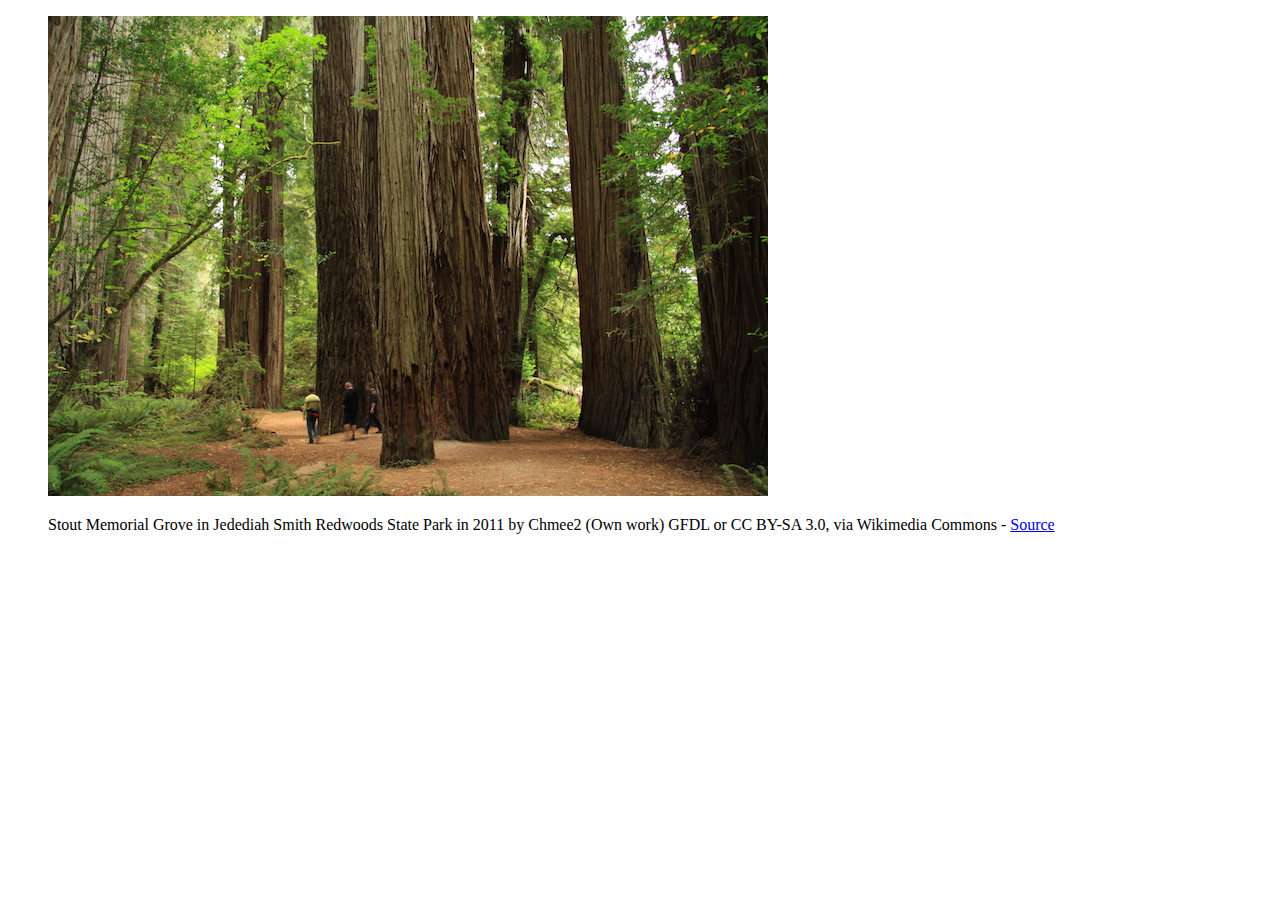
<file: the-p0-exercise/figures/index.html>
<!DOCTYPE html>
<html lang="zh">
<head>
  <meta charset="UTF-8">
  <title>Figures Quiz</title>
  <meta name="udacity-grader" content="http://udacity.github.io/fend-zh/fend-refresh/lesson2/problem-set/figures/tests-zh.json">
</head>
<body>
  <figure>
    <img src="redwoods_state_park.jpg" alt="Stout Memorial Grove in Jedediah Smith Redwoods State Park">

    <figcaption>
      <p>Stout Memorial Grove in Jedediah Smith Redwoods State Park in 2011 by Chmee2 (Own work) GFDL or CC BY-SA 3.0, via Wikimedia Commons - <a href="https://commons.wikimedia.org/wiki/File%3AStout_Memorial_Grove_in_Jedediah_Smith_Redwoods_State_Park_in_2011_(22).JPG">Source</a>
      </p>
    </figcaption>
  </figure>
</body>
</html>
</file>
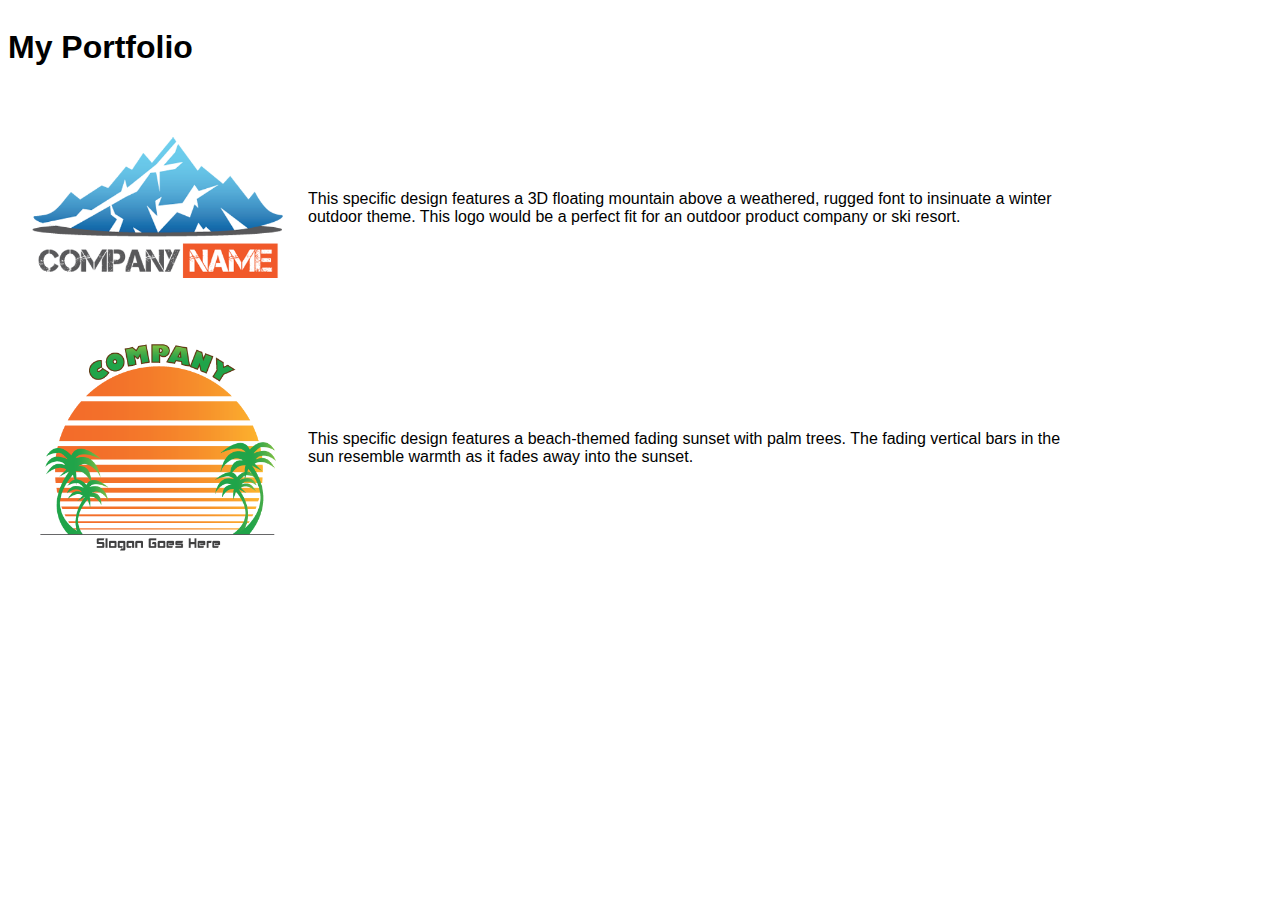
<file: the-p1-exercise/link-to-a-stylesheet/index.html>
<!DOCTYPE html>
<html>
<head>
	<title>链接到样式表测验</title>
	<meta name="udacity-grader" content="http://udacity.github.io/fend-zh/lessons/L3/problem-set/10-link-to-a-stylesheet/tests-zh.json">
	<link href="css/styles.css" rel="stylesheet">
</head>
<body>
	<div class="container">
		<div class="portfolio">
			<h1>My Portfolio</h1>
			<div class="item">
				<img src="img/out-cold.png" width="300">
				<span>This specific design features a 3D floating mountain above a weathered, rugged font to insinuate a winter outdoor theme. This logo would be a perfect fit for an outdoor product company or ski resort.</span>
			</div>
			<div class="item">
				<img src="img/retro-beach.png" width="300">
				<span>This specific design features a beach-themed fading sunset with palm trees. The fading vertical bars in the sun resemble warmth as it fades away into the sunset.</span>
			</div>
		</div>
	</div>
</body>
</html>
</file>
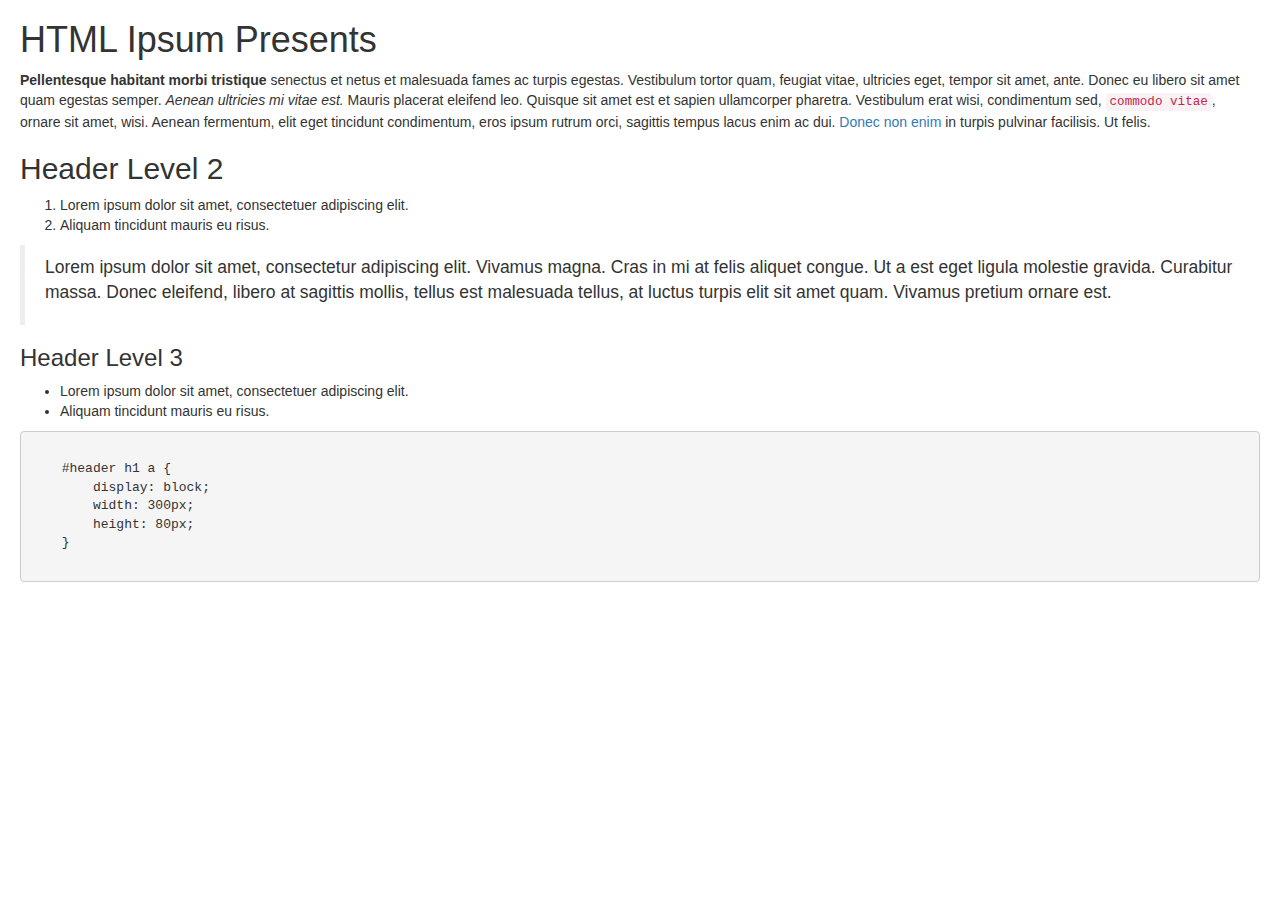
<file: the-p1-exercise/practice-keyboard-shortcuts/index.html>
<!DOCTYPE html>
<html lang="en">
<head>
    <meta charset="UTF-8">
    <title>Keyboard Shortcuts - Practice</title>
    <link rel="stylesheet" href="css/main.css" media="screen">
    <style>
        body {
            padding: 0 20px 0 20px;
        }
    </style>
</head>
<body>
    <h1>HTML Ipsum Presents</h1>
           
    <p><strong>Pellentesque habitant morbi tristique</strong> senectus et netus et malesuada fames ac turpis egestas. Vestibulum tortor quam, feugiat vitae, ultricies eget, tempor sit amet, ante. Donec eu libero sit amet quam egestas semper. <em>Aenean ultricies mi vitae est.</em> Mauris placerat eleifend leo. Quisque sit amet est et sapien ullamcorper pharetra. Vestibulum erat wisi, condimentum sed, <code>commodo vitae</code>, ornare sit amet, wisi. Aenean fermentum, elit eget tincidunt condimentum, eros ipsum rutrum orci, sagittis tempus lacus enim ac dui. <a href="#">Donec non enim</a> in turpis pulvinar facilisis. Ut felis.</p>

    <h2>Header Level 2</h2>
               
    <ol>
       <li>Lorem ipsum dolor sit amet, consectetuer adipiscing elit.</li>
       <li>Aliquam tincidunt mauris eu risus.</li>
    </ol>

    <blockquote><p>Lorem ipsum dolor sit amet, consectetur adipiscing elit. Vivamus magna. Cras in mi at felis aliquet congue. Ut a est eget ligula molestie gravida. Curabitur massa. Donec eleifend, libero at sagittis mollis, tellus est malesuada tellus, at luctus turpis elit sit amet quam. Vivamus pretium ornare est.</p></blockquote>

    <h3>Header Level 3</h3>

    <ul>
       <li>Lorem ipsum dolor sit amet, consectetuer adipiscing elit.</li>
       <li>Aliquam tincidunt mauris eu risus.</li>
    </ul>

    <pre><code>
    #header h1 a { 
        display: block; 
        width: 300px; 
        height: 80px; 
    }
    </code></pre>
</body>
</html>
</file>
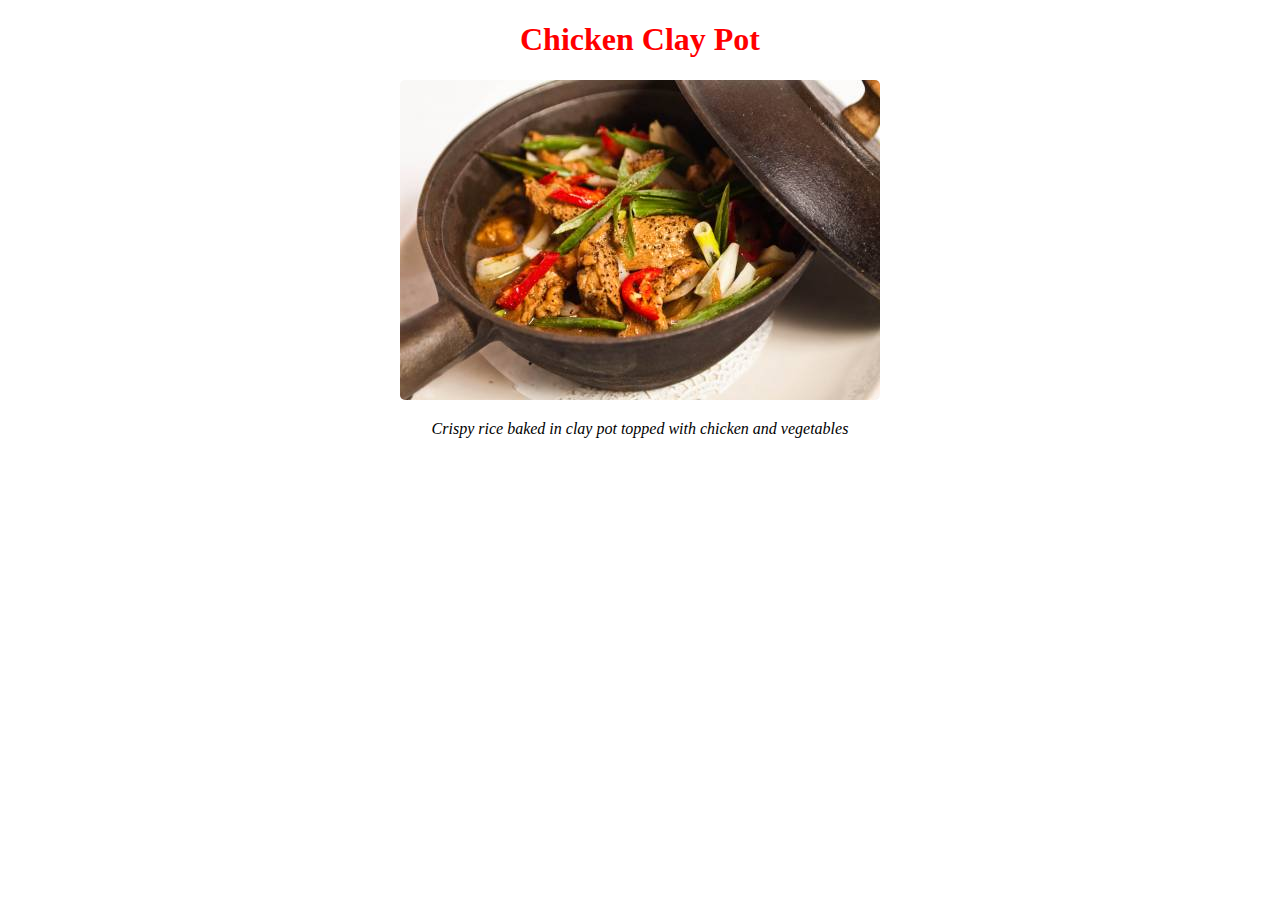
<file: the-p1-exercise/writing-selectors-zh/index.html>
<!DOCTYPE html>
<html>
<head>
	<meta charset="utf-8">
	<title>编写选择器测验</title>
	<meta name="udacity-grader" content="http://udacity.github.io/fend-zh/lessons/L3/problem-set/05-writing-selectors/tests-zh.json">
	<style>
		#menu {
			text-align: center;
		}
		.item {
			color: red;
		}
		.picture {
			border-radius: 5px;
		}
		.description {
			font-style: italic;
		}
	</style>
</head>
<body>
	<div id="menu">
		<h1 class="item">Chicken Clay Pot</h1>
		<img src="img/clay-pot.jpg" alt="clay pot" class="picture">
		<p class="description">Crispy rice baked in clay pot topped with chicken and vegetables</p>
	</div>
</body>
</html>
</file>
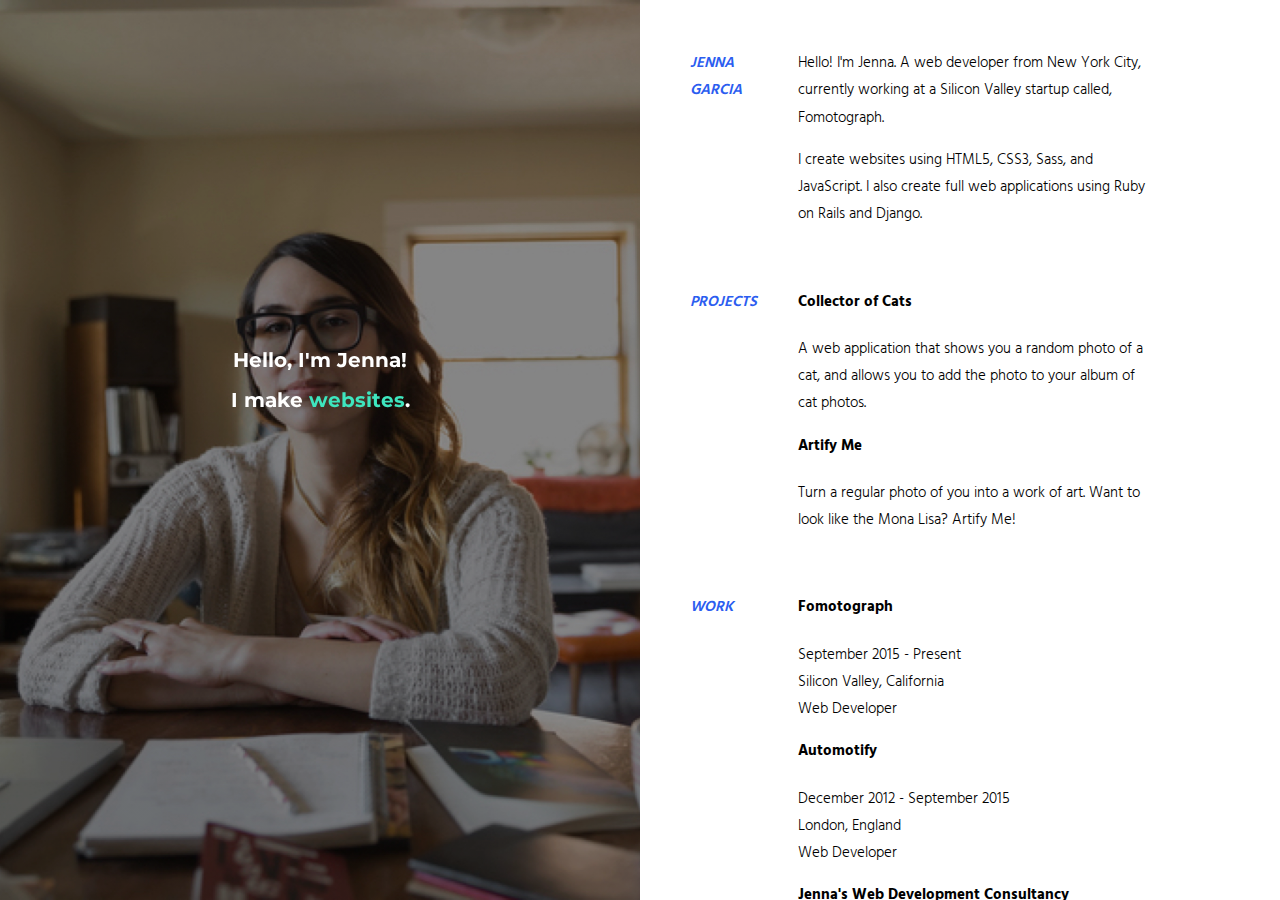
<file: the-p3-exercise/practice-1/index.html>
<!DOCTYPE html>
<html lang="en">
<head>
  <meta charset="utf-8">
  <meta http-equiv="X-UA-Compatible" content="ie=edge">
  <title>The Mobile Experience</title>
  <link href="https://fonts.googleapis.com/css?family=Montserrat:500,700|Hind:400,600,300" rel="stylesheet" type="text/css">
  <link rel="stylesheet" href="css/normalize.css">
  <link rel="stylesheet" href="css/styles.css">
  <meta name="viewport" content="width=device-width, initial-scale=1.0, maximum-scale=1.0, user-scalable=no">
  <!-- current design is from http://rafaelderolez.be/, would need to be replaced if lab approved -->
</head>
<body>
  <div class="container">
    <section class="picture">
      <div class="intro">
        <h1>Hello, I'm Jenna!</h1>
        <h1>I make <em>websites</em>.</h1>
      </div>
      <div class="background">
      </div>
    </section>
    <section class="resume">
      <section class="part">
        <div class="sidebar">
          <span class="tag">Jenna Garcia</span>
        </div>
        <div class="main">
          <p>
            Hello! I'm  Jenna. A web developer from New York City, currently working at a Silicon Valley startup called, Fomotograph.
          </p>
          <p>
            I create websites using HTML5, CSS3, Sass, and JavaScript. I also create full web applications using Ruby on Rails and Django.
          </p>
        </div>
      </section>
      <section class="part">
        <div class="sidebar">
          <span class="tag">Projects</span>
        </div>
        <div class="main">
          <h4>Collector of Cats</h4>
          <p>
            A web application that shows you a random photo of a cat, and allows you to add the photo to your album of cat photos.
          </p>
          <h4>Artify Me</h4>
          <p>
            Turn a regular photo of you into a work of art. Want to look like the Mona Lisa? Artify Me!
          </p>
        </div>
      </section>
      <section class="part">
        <div class="sidebar">
          <span class="tag">Work</span>
        </div>
        <div class="main">
          <div>
            <h4>Fomotograph</h4>
            <div class="date-range">September 2015 - Present</div>
            <p>Silicon Valley, California<br />
            Web Developer</p>
          </div>
          <div>
            <h4>Automotify</h4>
            <div class="date-range">December 2012 - September 2015</div>
            <p>London, England<br />
            Web Developer</p>
          </div>
          <div>
            <h4>Jenna's Web Development Consultancy</h4>
            <div class="date-range">August 2011 - December 2012</div>
            <p>New York, New York<br />
            Web Developer</p>
          </div>
        </div>
      </section>
    </section>
  </div>
</body>
</html>
</file>
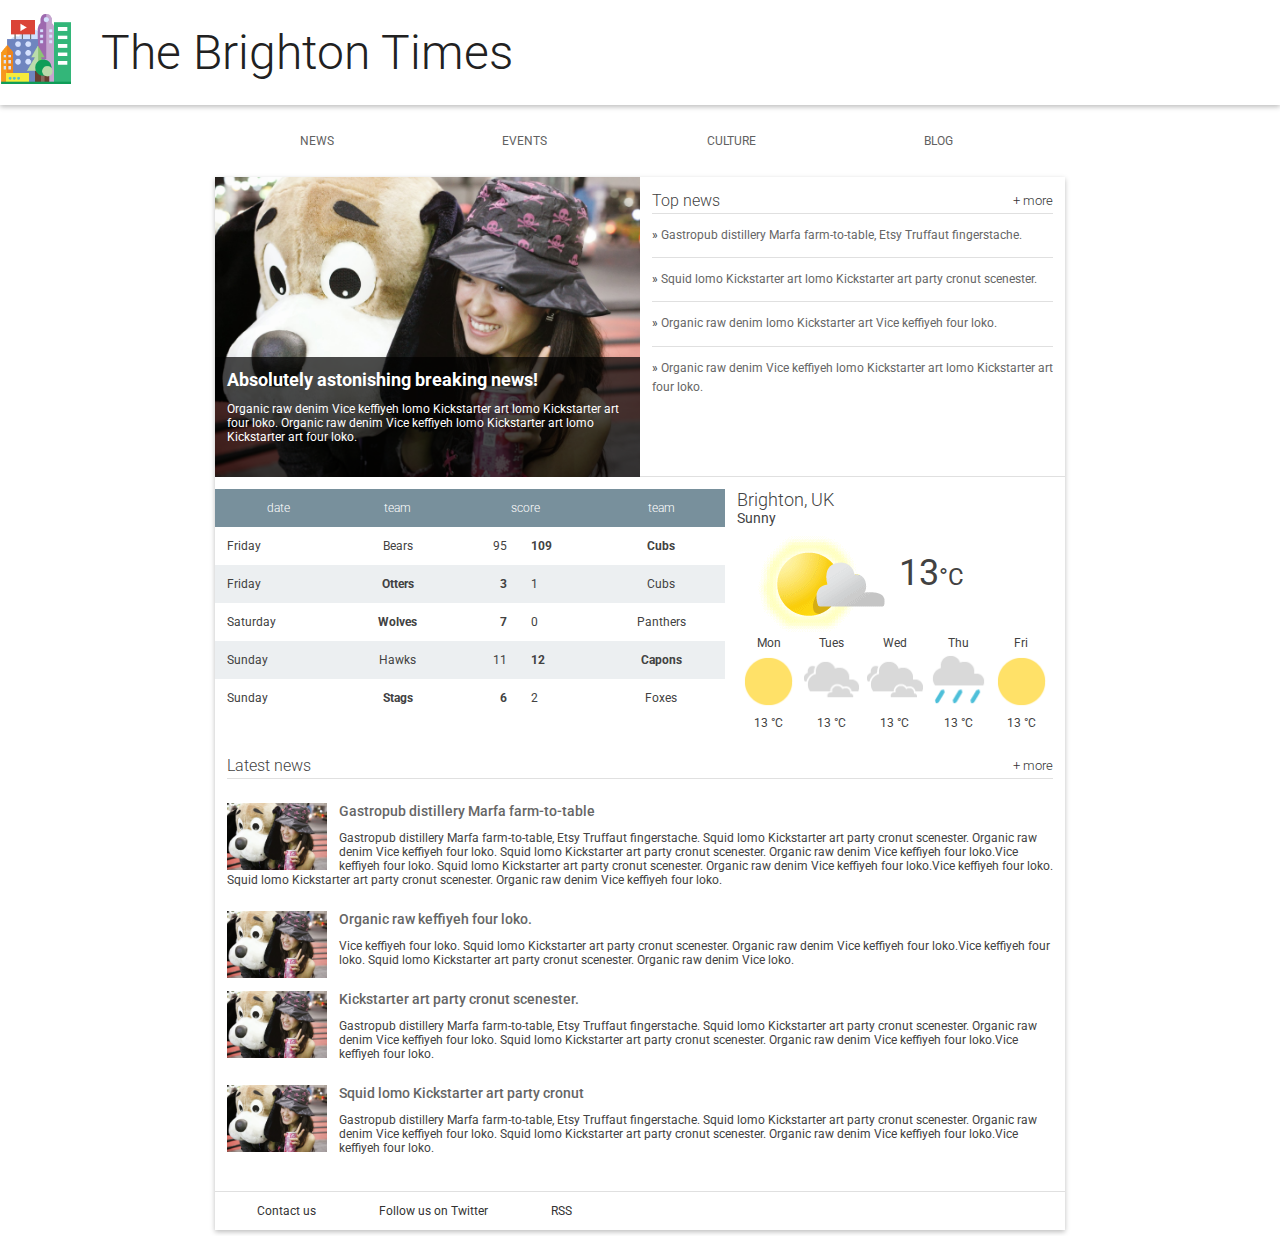
<file: the-p3-exercise/project-1/index.html>
<!doctype html>
<html lang="en">
  <head>
    <meta charset="utf-8">
    <meta name="viewport" content="width=device-width, initial-scale=1.0">
    <meta http-equiv="X-UA-Compatible" content="IE=edge">
    <title>Brighton Times</title>
    <link rel="stylesheet" href="https://fonts.googleapis.com/css?family=Roboto:300,400,500">
    <link rel="stylesheet" href="main.css">
    <link rel="stylesheet" href="responsive.css">
  </head>
  <body>

    <header class="header">
      <div class="header__inner">
        <img class="header__logo" src="images/city.png" alt="iconic view of a cityscape">
        <h1 class="header__title">
          The Brighton Times
        </h1>
      </div>
    </header>

    <nav id="drawer" class="nav">
      <ul class="nav__list">
        <li class="nav__item"><a href="#">News</a></li>
        <li class="nav__item"><a href="#">Events</a></li>
        <li class="nav__item"><a href="#">Culture</a></li>
        <li class="nav__item"><a href="#">Blog</a></li>
      </ul>
    </nav>

    <main>
      <section class="content">
        <section class="hero">
          <article class="description">
            <h2>Absolutely astonishing breaking news!</h2>
            <p>Organic raw denim Vice keffiyeh lomo Kickstarter art lomo Kickstarter art four loko. Organic raw denim Vice keffiyeh lomo Kickstarter art lomo Kickstarter art four loko.</p>
          </article>
        </section>

        <section class="news top-news">
          <h2 class="news__title">Top news <a href="#" class="news__more">+ more</a></h2>
          <ul>
            <li class="top-news__item">
              <a href="#">Gastropub distillery Marfa farm-to-table, Etsy Truffaut fingerstache.</a>
            </li>
            <li class="top-news__item">
              <a href="#">Squid lomo Kickstarter art lomo Kickstarter art party cronut scenester.</a>
            </li>
            <li class="top-news__item">
              <a href="#">Organic raw denim lomo Kickstarter art Vice keffiyeh four loko.</a>
            </li>
            <li class="top-news__item">
              <a href="#">Organic raw denim Vice keffiyeh lomo Kickstarter art lomo Kickstarter art four loko.</a>
            </li>
          </ul>
        </section>

        <section class="scores">
          <table class="scores__table">
            <thead>
              <tr>
                <th>date</th>
                <th>team</th>
                <th colspan="2">score</th>
                <th>team</th>
              </tr>
            </thead>
            <tbody>
              <tr>
                <td>Friday</td>
                <td>Bears</td>
                <td>95</td>
                <td class="winner">109</td>
                <td class="winner">Cubs</td>
              </tr>
              <tr>
                <td>Friday</td>
                <td class="winner">Otters</td>
                <td class="winner">3</td>
                <td>1</td>
                <td>Cubs</td>
              </tr>
              <tr>
                <td>Saturday</td>
                <td class="winner">Wolves</td>
                <td class="winner">7</td>
                <td>0</td>
                <td>Panthers</td>
              </tr>
              <tr>
                <td>Sunday</td>
                <td>Hawks</td>
                <td>11</td>
                <td class="winner">12</td>
                <td class="winner">Capons</td>
              </tr>
              <tr>
                <td>Sunday</td>
                <td class="winner">Stags</td>
                <td class="winner">6</td>
                <td>2</td>
                <td>Foxes</td>
              </tr>
              
            </tbody>
          </table>
        </section>

        <section class="weather">
          <span class="weather__location">Brighton, UK</span>
          <span class="weather__desc">Sunny</span>
          <span class="weather__today">
          <img class="weather__today__image" src="images/weather.png" alt="icon of a partially sunny day"><span class="weather__today__temp">13</span><span class="weather__today__deg">&deg;C</span>
          </span>
          <ul class="weather__next">
            <li class="weather__next__item">
              <span>Mon</span>
              <img class="weather__next__image" src="images/sunny.png" alt="icon of a sunny day">
              <span>13 &deg;C</span>
            </li><li class="weather__next__item">
              <span>Tues</span>
              <img class="weather__next__image" src="images/cloudy.png" alt="icon of a cloudy day">
              <span>13 &deg;C</span>
            </li><li class="weather__next__item">
              <span>Wed</span>
              <img class="weather__next__image" src="images/cloudy.png" alt="icon of a cloudy day">
              <span>13 &deg;C</span>
            </li><li class="weather__next__item">
              <span>Thu</span>
              <img class="weather__next__image" src="images/rain.png" alt="icon of a rainy day">
              <span>13 &deg;C</span>
            </li><li class="weather__next__item">
              <span>Fri</span>
              <img class="weather__next__image" src="images/sunny.png" alt="icon of a sunny day">
              <span>13 &deg;C</span>
            </li>
          </ul>
        </section>

        <section class="news recent-news">
          <h2 class="news__title">Latest news <a href="#" class="news__more">+ more</a></h2>
          <ul>
            <li class="snippet">
              <img class="snippet__thumbnail" src="images/dog.jpg" alt="picture of a girl with a large, stuffed dog toy">
              <h3 class="snippet__title"><a href="#">Gastropub distillery Marfa farm-to-table</a></h3>
              <p>Gastropub distillery Marfa farm-to-table, Etsy Truffaut fingerstache.
              Squid lomo Kickstarter art party cronut scenester. Organic raw denim Vice keffiyeh four loko. Squid lomo Kickstarter art party cronut scenester. Organic raw denim Vice keffiyeh four loko.Vice keffiyeh four loko. Squid lomo Kickstarter art party cronut scenester. Organic raw denim Vice keffiyeh four loko.Vice keffiyeh four loko. Squid lomo Kickstarter art party cronut scenester. Organic raw denim Vice keffiyeh four loko.
              </p>
            </li>
            <li class="snippet">
              <img class="snippet__thumbnail" src="images/dog.jpg" alt="picture of a girl with a large, stuffed dog toy">
              <h3 class="snippet__title"><a href="#">Organic raw keffiyeh four loko.</a></h3>
              <p>Vice keffiyeh four loko. Squid lomo Kickstarter art party cronut scenester. Organic raw denim Vice keffiyeh four loko.Vice keffiyeh four loko. Squid lomo Kickstarter art party cronut scenester. Organic raw denim Vice loko.
              </p>
            </li>
            <li class="snippet">
              <img class="snippet__thumbnail" src="images/dog.jpg" alt="picture of a girl with a large, stuffed dog toy">
              <h3 class="snippet__title"><a href="#">Kickstarter art party cronut scenester.</a></h3>
              <p>Gastropub distillery Marfa farm-to-table, Etsy Truffaut fingerstache.
              Squid lomo Kickstarter art party cronut scenester. Organic raw denim Vice keffiyeh four loko. Squid lomo Kickstarter art party cronut scenester. Organic raw denim Vice keffiyeh four loko.Vice keffiyeh four loko.
              </p>
            </li>
            <li class="snippet">
              <img class="snippet__thumbnail" src="images/dog.jpg" alt="picture of a girl with a large, stuffed dog toy">
              <h3 class="snippet__title"><a href="#">Squid lomo Kickstarter art party cronut </a></h3>
              <p>Gastropub distillery Marfa farm-to-table, Etsy Truffaut fingerstache.
              Squid lomo Kickstarter art party cronut scenester. Organic raw denim Vice keffiyeh four loko. Squid lomo Kickstarter art party cronut scenester. Organic raw denim Vice keffiyeh four loko.Vice keffiyeh four loko.
              </p>
            </li>
          </ul>
        </section>
      </section>
      <footer>
        <ul>
          <li><a href="#">Contact us</a></li>
          <li><a href="#">Follow us on Twitter</a></li>
          <li><a href="#">RSS</a></li>
        </ul>
      </footer>
    </main>
  </body>
</html>
</file>
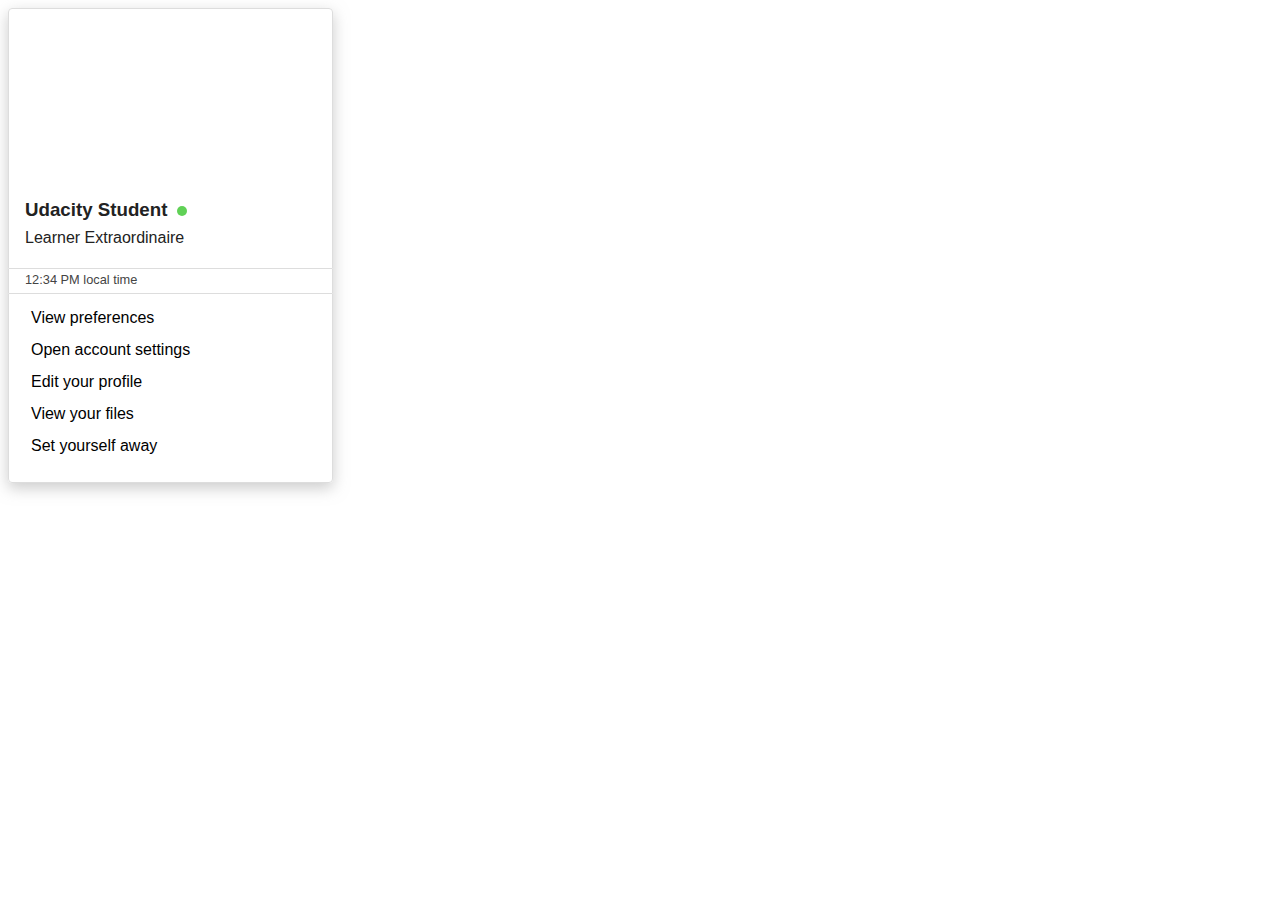
<file: the-p1-exercise/slacker-card.html>
<!DOCTYPE html>
<!-- saved from url=(0081)https://udacity.github.io/fend-zh/lessons/L3/problem-set/07-slack-card/index.html -->
<html lang="zh">
<head>
  <meta charset="UTF-8">
  
  <title>Slacker Card</title>
  <style>
    * {
      box-sizing: border-box;
    }
    body {
      font-family: 'Open Sans', sans-serif;
      color: #222;
    }
    .card {
      height: 475px;
      width: 325px;
      box-shadow: 0px 5px 15px 0px rgba(153,153,153,0.5);
      border-radius: 4px;
    }
    .top {
      height: 55%;
      border-radius: 4px 4px 0px 0px;
      border: 1px solid #ddd;
      padding: 0px 16px;
    }
    .name {
      padding-top: calc(475px * 0.40);
      margin: 0px;
    }
    .status {
      display: inline-block;
      width: 10px;
      height: 10px;
      margin-left: 4px;
      border-radius: 5px;
      background-color: #60D156;
    }
    .title {
      margin-top: 8px;
    }
    .middle {
      height: 5%;
      border-left: 1px solid #ddd;
      border-right: 1px solid #ddd;
      padding: 0px 16px;
    }
    .time {
      color: #444;
      font-size: 0.8em;
      padding-top: 0.2em;
    }
    /*TODO*/
    .bottom {
      background-image: url();
      height: 40%;
      border-radius: 0px 0px 4px 4px;
      border: 1px solid #ddd;
      padding: 8px 16px;
    }
    .profile-action {
      font-family: 'Open Sans', sans-serif;
      border-radius: 4px;
      cursor: pointer;
      display: block;
      width: 100%;
      height: 32px;
      font-size: 1em;
      text-align: left;
      border: 0px;
      background-color: white;
    }
    .profile-action:hover {
      background-color: #00A5D2;
      color: white;
    }
  </style>
<link rel="import" href="chrome-extension://melpgahbngpgnbhhccnopmlmpbmdaeoi/app/templates/feedback.html" id="udacity-test-widget"><script id="ud-grader-options">UdacityFEGradingEngine.turnOn();</script></head>
<body>
  <section>
    <div class="card">
      <div class="top">
        <h3 class="name">Udacity Student <span class="status"></span></h3>
        <p class="title">Learner Extraordinaire</p>
      </div>
      <div class="middle">
        <div class="time">12:34 PM local time</div>
      </div>
      <div class="bottom">
        <button class="profile-action">View preferences</button>
        <button class="profile-action">Open account settings</button>
        <button class="profile-action">Edit your profile</button>
        <button class="profile-action">View your files</button>
        <button class="profile-action">Set yourself away</button>
      </div>
    </div>
  </section>
</body>
</html>
</file>
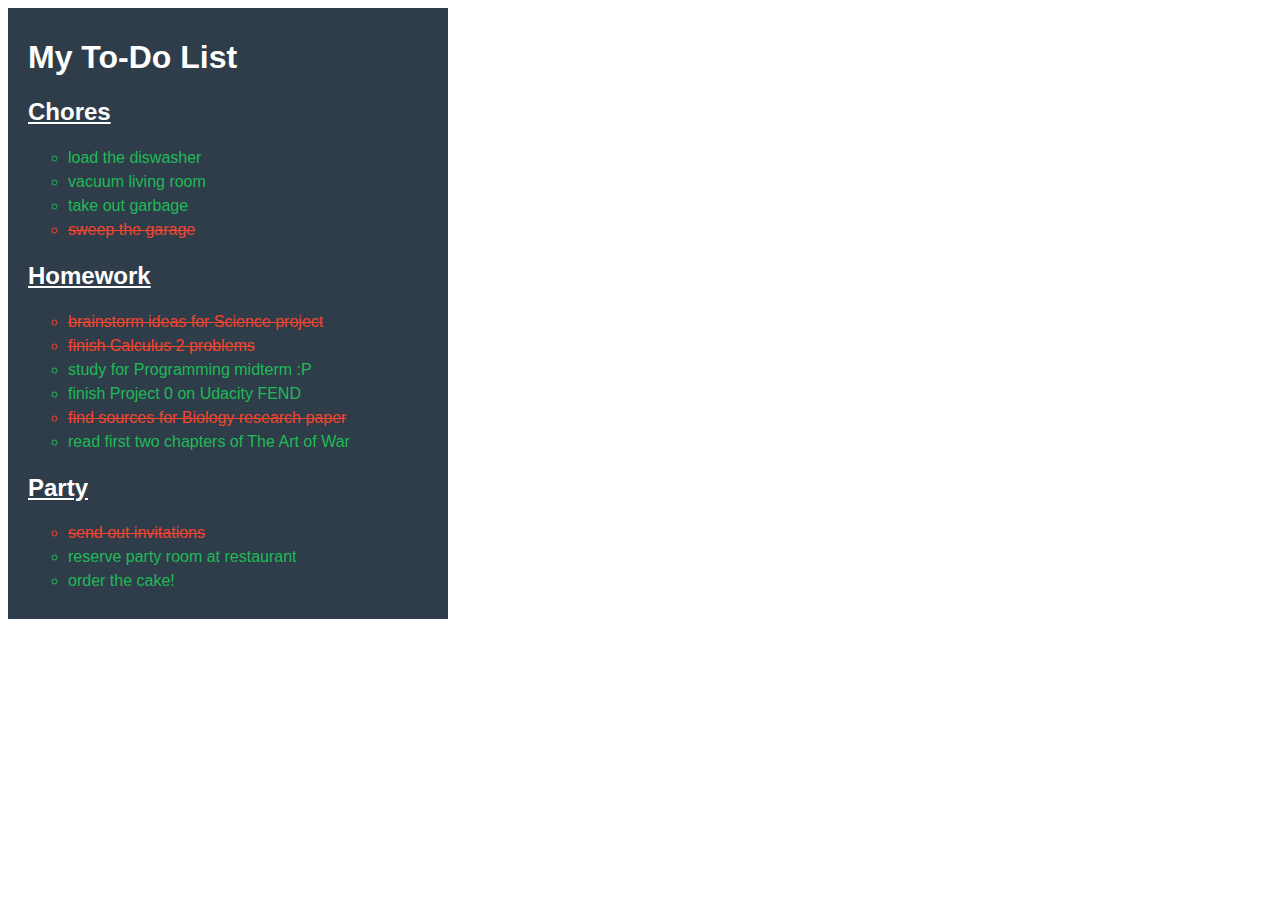
<file: the-p1-exercise/todo-list.html>
<!DOCTYPE html>

<!-- Instructions: Using the provided HTML and CSS, add the correct attributes to the HTML to replicate the same webpage pictured below. -->

<html>
<head>
    <meta charset="utf-8">
    <title>Using Attributes Quiz</title>
    <style>
        body {
            font-family: Arial; 
        }
        #to-do-list {
            width: 400px;
            background: #2e3d49;
            padding: 10px 20px;
        }
        .title {
            color: #fff;
        }
        .underline {
            text-decoration: underline;
        } 
        .list {
            list-style-type: circle;
            text-align: left;
            font-size: 16px;
            color: #1fba58;
            line-height: 24px;
        }
        .finished {
            color: #f4442f;
            text-decoration: line-through;
        }
    </style>
</head>
<body>
    <div id="to-do-list">
        <h1 class="title">My To-Do List</h1>
        <h2 class="underline title">Chores</h2>
        <ul class="list">
            <li>load the diswasher</li>
            <li>vacuum living room</li>
            <li>take out garbage</li>
            <li class="finished">sweep the garage</li>
        </ul>
        <h2 class="underline title">Homework</h2>
        <ul class="list">
            <li class="finished">brainstorm ideas for Science project</li>
            <li class="finished">finish Calculus 2 problems</li>
            <li>study for Programming midterm :P</li>
            <li>finish Project 0 on Udacity FEND</li>
            <li class="finished">find sources for Biology research paper</li>
            <li>read first two chapters of The Art of War</li>
        </ul>
        <h2 class="underline title">Party</h2>
        <ul class="list">
            <li class="finished">send out invitations</li>
            <li>reserve party room at restaurant</li>
            <li>order the cake!</li>
        </ul>
    </div>
</body>
</html>
</file>
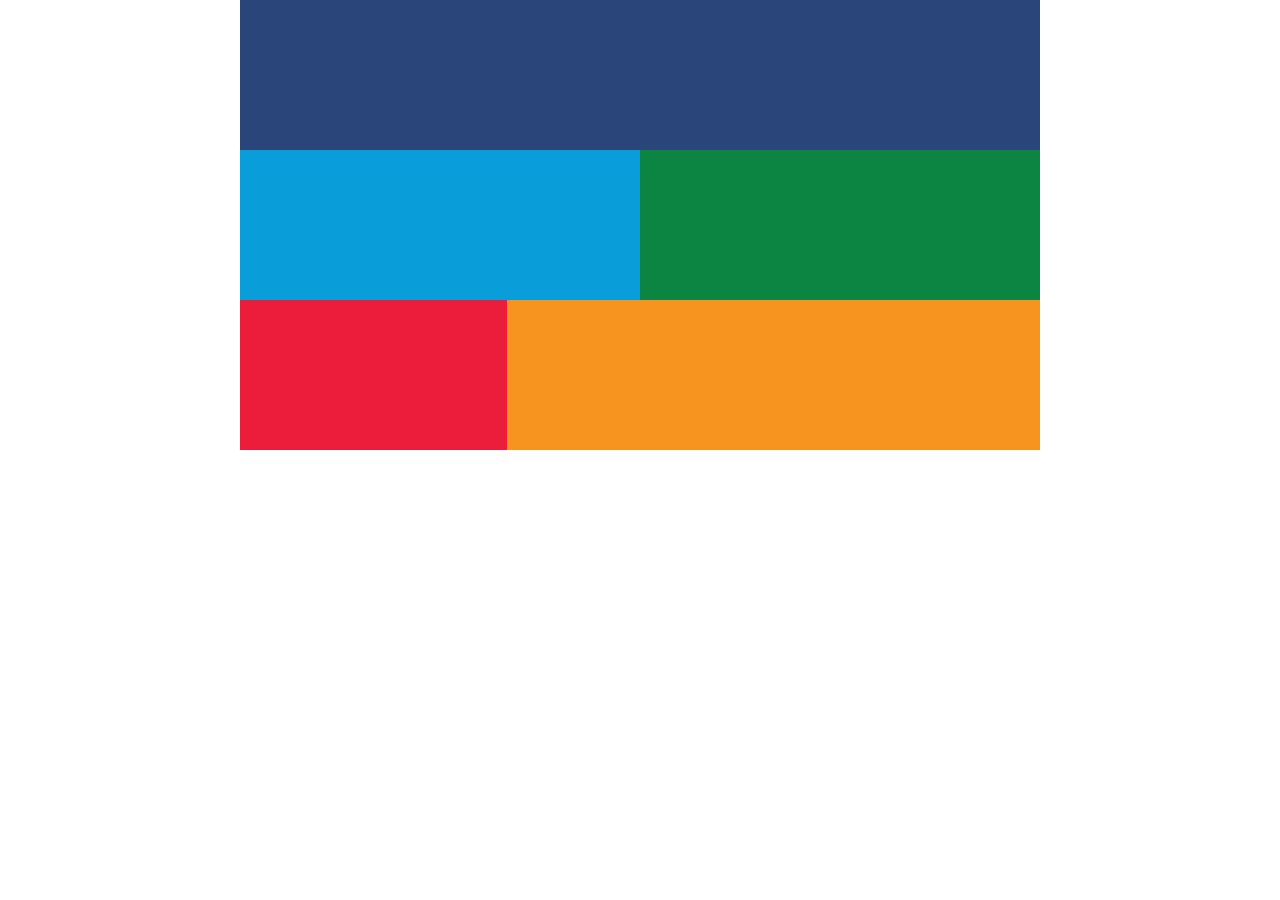
<file: the-p3-exercise/pattern-mostly-fluid-quiz-blankcss.html>
<!DOCTYPE html>
<html lang="en">
  <head>
    <title>Mostly Fluid - Quiz</title>
    <meta charset="utf-8">
    <meta name="viewport" content="width=device-width, initial-scale=1.0">
    <style type="text/css">
      /*
      These are the default styles. No need to change these.
      */
      @import url(https://fonts.googleapis.com/css?family=Roboto);
      html, body {
        margin: 0;
        padding: 0;
      }

      body {
        font-family: 'Roboto', sans-serif;
      }

      .title {
        font-size: 2.5em;
        text-align: center;
      }

      .box {
        min-height: 150px;
      }

      .dark_blue {
        background-color: #2a457a;
        color: #efefef;
      }

      .light_blue {
        background-color: #099dd9;
      }

      .green {
        background-color: #0c8542;
      }

      .lime {
        background-color: #b3d234;
      }

      .seafoam {
        background-color: #4dbea1;
      }

      .red {
        background-color: #ec1d3b;
      }

      .orange {
        background-color: #f79420;
      }
    </style>
    <style type="text/css">
      /*
      These are the responsive styles. Throw some breakpoints in here!
      */
      .container {
        display: flex;
        flex-wrap: wrap;
      }

      .box {
        width: 100%;
      }

      @media screen and (min-width: 450px) {
        .light_blue,
        .green {
          width: 50%;
        }
      }

      @media screen and (min-width: 550px) {
        .red {
          width: 33.33%;
        }
        .orange {
          width: 66.66%;
        }
      }

      @media screen and (min-width: 800px) {
        .container {
          width: 800px;
          margin : 0px auto;
        }
      }
    </style>
  </head>
  <body>
    <div class="container">
      <div class="box dark_blue"></div>
      <div class="box light_blue"></div>
      <div class="box green"></div>
      <div class="box red"></div>
      <div class="box orange"></div>
    </div>
  </body>
</html>
</file>
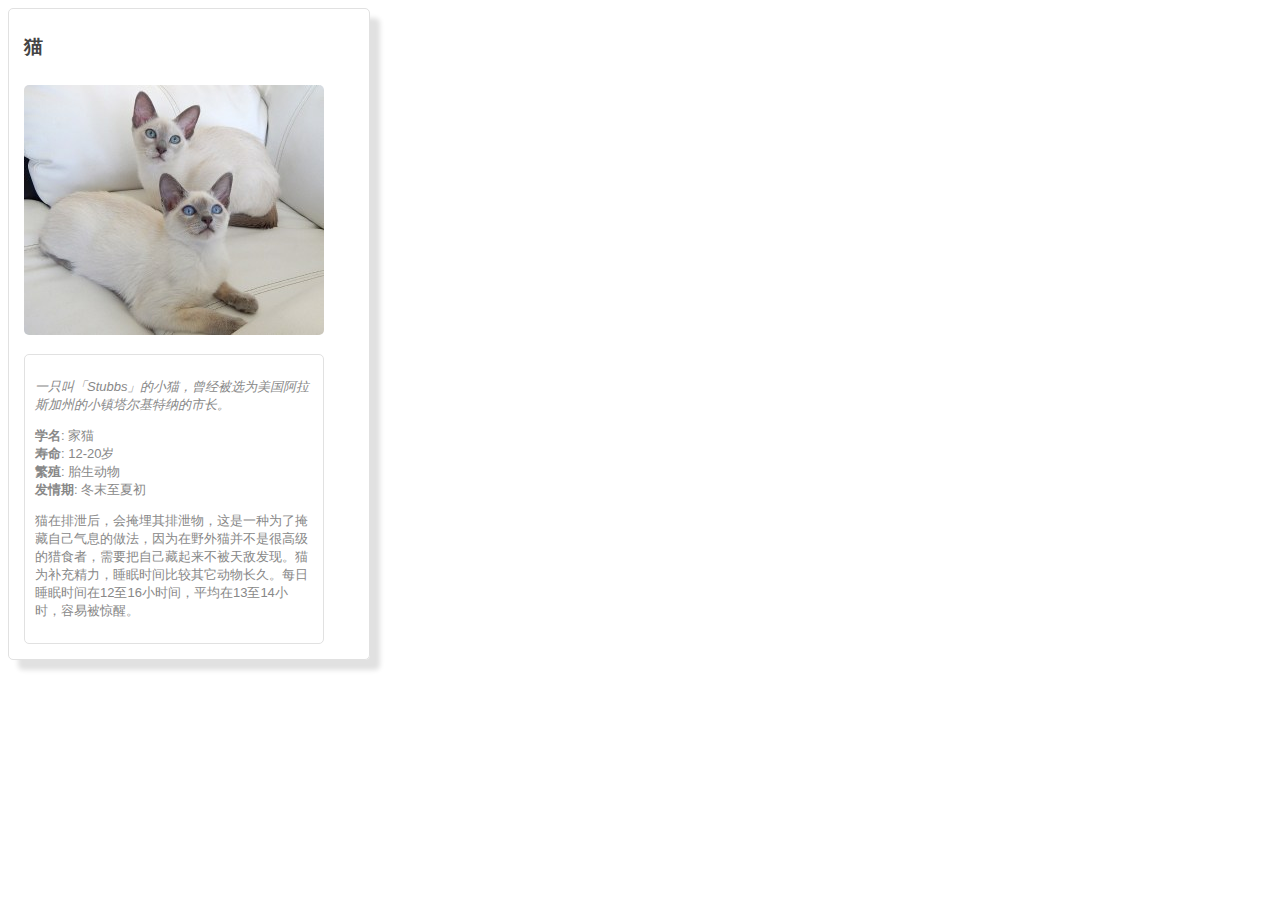
<file: p1/animal-trading-cards_zh/card.html>
<!DOCTYPE html>
<html>
<head>
  <meta charset="utf-8">
  <title>动物交换卡</title>
  <link href="styles.css" rel="stylesheet">
</head>
<body>  
  <div class="card">
    <h3>猫</h3>
    <img src="cat.jpg" alt="Cat">
    <div class="description">
      <p class="common-sense">一只叫「Stubbs」的小猫，曾经被选为美国阿拉斯加州的小镇塔尔基特纳的市长。</p>
      <ul class="list">
        <li><span>学名</span>: 家猫</li>
        <li><span>寿命</span>: 12-20岁</li>
        <li><span>繁殖</span>: 胎生动物</li>
        <li><span>发情期</span>: 冬末至夏初</li>
      </ul>
      <p>猫在排泄后，会掩埋其排泄物，这是一种为了掩藏自己气息的做法，因为在野外猫并不是很高级的猎食者，需要把自己藏起来不被天敌发现。猫为补充精力，睡眠时间比较其它动物长久。每日睡眠时间在12至16小时间，平均在13至14小时，容易被惊醒。</p>
    </div>
  </div>
</body>
</html>
</file>
<file: the-p1-exercise/link-to-a-stylesheet/css/styles.css>
body {
	font-family: 'Roboto', sans-serif;
}
.container {
	display: flex;
	flex-wrap: wrap;
}
.menu {
	width: 15%;
}
.portfolio {
	width: 85%;
}
.item {
	width: 100%;
	clear: both;
}
.item img {
	float: left
}
.item span {
	display: table-cell;
	vertical-align: middle;
	height: 240px;
}
</file>
<file: the-p1-exercise/practice-keyboard-shortcuts/css/main.css>
html {
  font-family: sans-serif;
  -ms-text-size-adjust: 100%;
  -webkit-text-size-adjust: 100%;
}
body {
  margin: 0;
}
a {
  background-color: transparent;
}
b,
strong {
  font-weight: bold;
}
dfn {
  font-style: italic;
}
h1 {
  font-size: 2em;
  margin: 0.67em 0;
}
mark {
  background: #ff0;
  color: #000;
}
small {
  font-size: 80%;
}
sub,
sup {
  font-size: 75%;
  line-height: 0;
  position: relative;
  vertical-align: baseline;
}
sup {
  top: -0.5em;
}
sub {
  bottom: -0.25em;
}
img {
  border: 0;
}
figure {
  margin: 1em 40px;
}
hr {
  -webkit-box-sizing: content-box;
     -moz-box-sizing: content-box;
          box-sizing: content-box;
  height: 0;
}
pre {
  overflow: auto;
}
code,
kbd,
pre,
samp {
  font-family: monospace, monospace;
  font-size: 1em;
}
fieldset {
  border: 1px solid #c0c0c0;
  margin: 0 2px;
  padding: 0.35em 0.625em 0.75em;
}
legend {
  border: 0;
  padding: 0;
}
textarea {
  overflow: auto;
}
optgroup {
  font-weight: bold;
}
table {
  border-collapse: collapse;
  border-spacing: 0;
}
td,
th {
  padding: 0;
}
* {
  -webkit-box-sizing: border-box;
  -moz-box-sizing: border-box;
  box-sizing: border-box;
}
html {
  font-size: 10px;
  -webkit-tap-highlight-color: rgba(0, 0, 0, 0);
}
body {
  font-family: "Helvetica Neue", Helvetica, Arial, sans-serif;
  font-size: 14px;
  line-height: 1.42857143;
  color: #333333;
  background-color: #ffffff;
}
input,
button,
select,
textarea {
  font-family: inherit;
  font-size: inherit;
  line-height: inherit;
}
a {
  color: #337ab7;
  text-decoration: none;
}
figure {
  margin: 0;
}
img {
  vertical-align: middle;
}
hr {
  margin-top: 20px;
  margin-bottom: 20px;
  border: 0;
  border-top: 1px solid #eeeeee;
}
h1,
h2,
h3,
h4,
h5,
h6 {
  font-family: inherit;
  font-weight: 500;
  line-height: 1.1;
  color: inherit;
}
h1,
h2,
h3 {
  margin-top: 20px;
  margin-bottom: 10px;
}
h4,
h5,
h6 {
  margin-top: 10px;
  margin-bottom: 10px;
}
h1 {
  font-size: 36px;
}
h2 {
  font-size: 30px;
}
h3 {
  font-size: 24px;
}
h4 {
  font-size: 18px;
}
h5 {
  font-size: 14px;
}
h6 {
  font-size: 12px;
}
p {
  margin: 0 0 10px;
}
ul,
ol {
  margin-top: 0;
  margin-bottom: 10px;
}
ul ul,
ol ul,
ul ol,
ol ol {
  margin-bottom: 0;
}
blockquote {
  padding: 10px 20px;
  margin: 0 0 20px;
  font-size: 17.5px;
  border-left: 5px solid #eeeeee;
}
address {
  margin-bottom: 20px;
  font-style: normal;
  line-height: 1.42857143;
}
code,
kbd,
pre,
samp {
  font-family: Menlo, Monaco, Consolas, "Courier New", monospace;
}
code {
  padding: 2px 4px;
  font-size: 90%;
  color: #c7254e;
  background-color: #f9f2f4;
  border-radius: 4px;
}
kbd {
  padding: 2px 4px;
  font-size: 90%;
  color: #ffffff;
  background-color: #333333;
  border-radius: 3px;
  -webkit-box-shadow: inset 0 -1px 0 rgba(0, 0, 0, 0.25);
          box-shadow: inset 0 -1px 0 rgba(0, 0, 0, 0.25);
}
kbd kbd {
  padding: 0;
  font-size: 100%;
  font-weight: bold;
  -webkit-box-shadow: none;
          box-shadow: none;
}
pre {
  display: block;
  padding: 9.5px;
  margin: 0 0 10px;
  font-size: 13px;
  line-height: 1.42857143;
  word-break: break-all;
  word-wrap: break-word;
  color: #333333;
  background-color: #f5f5f5;
  border: 1px solid #cccccc;
  border-radius: 4px;
}
pre code {
  padding: 0;
  font-size: inherit;
  color: inherit;
  white-space: pre-wrap;
  background-color: transparent;
  border-radius: 0;
}
table {
  background-color: transparent;
}
caption {
  padding-top: 8px;
  padding-bottom: 8px;
  color: #777777;
  text-align: left;
}
th {
  text-align: left;
}
</file>
<file: the-p3-exercise/practice-1/css/styles.css>
html {
    box-sizing: border-box
}

*,
*::after,
*::before {
    box-sizing: inherit
}

h1, h2, h3, h4, h5, h6 {
  margin-top: 0;
}

p {
  margin: 0 0 1em;
}

.container {
  width: 1920px;
  margin: 0 auto;
}

.picture,
.resume {
  position: fixed;
  width: 960px;
  padding: 3.125rem;
}

.picture {
  top: 0;
  left: 0;
}

.intro {
  width: 75%;
  margin: 55% auto 0;
  font-family: Montserrat, sans-serif;
  font-size: 10px;
  line-height: 1.35;
  font-weight: 500;
  color: #fff;
  text-align: center;
}

.intro em {
  color: #3ee6bf;
  font-style: normal;
  position: relative;
  font-weight: 700;
}

.background {
  position: absolute;
  top: 0;
  left: 0;
  width: 100%;
  height: 100vh;
  z-index: -1;
  background: linear-gradient(rgba(0, 0, 0, 0.4), rgba(0, 0, 0, 0.4)), url(../img/profile.jpg);
  background-size: cover;
  background-position: center top;
  filter: brightness(90%);
}

.resume {
  top: 0;
  right: 0;
  bottom: 0;
  background-color: #fff;
  font-family: Hind, sans-serif;
  font-size: 0.9375rem;
  font-weight: 300;
  line-height: 1.818;
  overflow-y: scroll;
}

.part {
  width: 100%;
  margin-top: 3em;
  clear: both;
  overflow: hidden;
}

.part:first-child {
  margin-top: 0;
}

.sidebar, .main {
  float: left;
}

.sidebar {
  width: 10%;
}

.main {
  width: 90%;
  padding: 0 15% 0 10%;
}

.tag {
  text-transform: uppercase;
  font-style: italic;
  font-weight: 600;
  color: #2b5df0;
}

.container {
  display: flex;
  flex-wrap: wrap;
  width: auto;
}

.picture,
.resume {
  width: 50%;
  flex-grow: 1;
}

@media (min-width: 850px) and (max-width: 1100px) {
  .sidebar,
  .main {
    width: 100%;
    padding: 0 5%;
  }
}

@media (min-width: 550px) and (max-width: 849px) {
  .sidebar,
  .main {
    width: 100%;
  }

  .main {
    padding: 0;
  }
}

@media screen and (max-width: 549px) {
  .picture {
    width: 0;
    flex-grow: 0;
  }

  .resume {
    width: 100%;
  }

  .sidebar,
  .main {
    width: 100%;
  }

  .main {
    padding: 0;
  }
}
</file>
<file: the-p3-exercise/project-1/main.css>
body, html {
  margin: 0;
  padding: 0;
  width: 100%;
  height: 100%;
}

body {
  font-family: Roboto;
  font-size: 12px;
  color: #424242;
}

h1, h2, h3, h4, h5 {
  margin: 0; 
}

header, nav, footer, section, article, div {
  box-sizing: border-box;
}

ul {
  list-style: none;
  padding: 0;
  margin: 0;
}


/*
 *
 * Common
 * 
 */

.news__more {
  float: right;
  font-size: .8em;
  color: #333;
  text-decoration: none;
}


/*
 *
 * Header
 *
 */

.header {
  box-shadow: 0 2px 5px rgba(0, 0, 0, 0.26);
  min-height: 56px;
  transition: min-height 0.3s;
}

.header__inner {
  width: 100%;
  margin-left: auto;
  margin-right: auto;
}

.header__logo {
  height: 72px;
  margin-right: 1em;
  vertical-align: top;
  margin-top: 12px;
}

.header__title {
  font-weight: 300;
  font-size: 4em;
  margin: 0.5em 0.25em;
  display: inline-block;
  color: #212121;
}


/*
 *
 * Top Level Navigation
 *
 */

.nav {
  width: 100%;
  margin-left: auto;
  margin-right: auto;
}

.nav__list {
  width: 100%;
  padding: 0;
  margin: 0;
}

.nav__item {
  box-sizing: border-box;
  display: inline-block;
  width: 24%;
  text-align: center;
  line-height: 24px;
  padding: 24px;
  text-transform: uppercase;
}

.nav a {
  text-decoration: none;
  color: #616161;
  padding: 1.5em;
}

.nav a:hover {
  text-decoration: underline;
  color: #212121;
}


/*
 *
 * Main
 *
 */

main {
  box-shadow: 0 2px 5px rgba(0, 0, 0, 0.26);
  width: 100%;
  margin-left: auto;
  margin-right: auto;
}

/*
 *
 * Content
 *
 */


/*
 *
 * Hero
 *
 */

.hero {
  width: 100%;
  position: relative;
  background-image: url("./images/dog.jpg");
  background-size: cover;
  height: 300px;
}

.hero article {
  box-sizing: border-box;
  background-color: #000;
  background-color: rgba(0, 0, 0, 0.7);
  position: absolute;
  bottom: 0;
  height: 40%;
  width: 100%;
  color: #fff;
  padding: 1em;
}


/*
 *
 * Top News
 *
 */

.top-news {
  max-height: 300px;
  border-bottom: 1px solid #E0E0E0;
  padding: 1em;
  width: 100%;
}

.news__title {
  font-weight: 300;
  border-bottom: 1px solid #E0E0E0;
  line-height: 24px;
  font-size: 16px;
}

.top-news__item {
  border-bottom: 1px solid #E0E0E0;
  padding: 1em 0;
  line-height: 19.2px;
}

.top-news__item:before {
  content: "» ";
}

.top-news__item:last-child {
  border-bottom: none;
}

.top-news__item a {
  text-decoration: none;
  color: #666;
  padding: 1.5em inherit;
}

.top-news__item a:hover,
.top-news__item a:active {
  text-decoration: underline;
}


/*
 *
 * Sport Scores
 *
 */

.scores {
  padding-top: 1em;
  flex-grow: 1;
}

.scores__table {
  width: 100%;
  border-collapse: collapse;
}

.scores__table th,
.scores__table td {
  padding: 1em; 
}

.scores__table th {
  color: #fff;
  font-weight: 300;
  background-color: #78909C;
}

.scores__table tr:nth-child(odd) td {
  background-color: #fff;
}

.scores__table tr:nth-child(even) td {
  background-color: #eceff1;
}

.scores__table td.winner {
  font-weight: bold;
}

.scores__table td:nth-child(3) {
  text-align: right;
}

.scores__table td:nth-child(2),
.scores__table td:nth-child(5) {
  text-align: center;
}

/*
 *
 * Weather
 *
 */

.weather {
  padding: 1em;
  flex-grow: 1;
}

.weather__location {
  display: block;
  font-weight: 300;
  font-size: 1.5em;
}

.weather__desc {
  display: block;
  font-size: 1.2em;
}

.weather__today {
  width: 60%;
  vertical-align: middle;
}

.weather__today__image {
  vertical-align: middle
}

.weather__today__temp {
  font-size: 3em;
}

.weather__today__deg {
  font-size: 2em;
  display: inline;
}

.weather__next__item {
  display: inline-block;
  width: 20%;
  text-align: center;
}

.weather__next__item span {
  display: block;
}

.weather__next__image {
  width: 100%;
}


/*
 *
 * Recent News
 *
 */

.recent-news {
  clear: both;
  padding: 1em;
  flex-grow: 1;
}

.snippet {
  clear: both;
  margin: 24px 0;
}

.snippet__thumbnail {
  width: 100px;
  float: left;
  margin-right: 1em;
}

.snippet__title {
  font-weight: 500;
}

.snippet__title a {
  text-decoration: none;
  color: #666;
  padding: 1.5em inherit;
}

.snippet__title a:hover,
.snippet__title a:active {
  text-decoration: underline;
}


/*
 *
 * Footer
 *
 */

footer {
  border-top: 1px solid #E0E0E0;
  padding: 1em;
  width: 100%;
}

footer li {
  display: inline-block;
  margin: 0 1em;
}

footer a {
  text-decoration: none;
  color: #333;
  padding: 1.5em;
}
</file>
<file: the-p3-exercise/project-1/responsive.css>
.content {
  display: flex;
  flex-wrap: wrap;
}

.top-news,
.scores,
.weather,
.recent-news {
  order: 9;
}

@media screen and (min-width: 575px) {
  .hero {
    width: 60%;
  }
  .weather {
    order: 1;
    width: 40%;
  }
}

@media screen and (min-width: 750px) {
  .hero {
    width:50%;
  }
  .top-news {
    order: 1;
    width: 50%;
  }
  .scores {
    order: 2;
    width: 60%;
  }
  .weather {
    order: 3;
  }
}

@media screen and (min-width: 850px) {
  .header_inner,
  .nav,
  main {
    width: 850px;
    margin: 0px auto;
  }
}
</file>
<file: p1/animal-trading-cards_zh/styles.css>
body {
  font-family: Arial, Helvetica, San-serif;
}

.card {
  width: 330px;
  padding: 0px 15px;
  border: 1px solid #e1e1e1;
  border-radius: 5px;
  box-shadow: 10px 10px 5px #e1e1e1;
}

h3 {
  width: 300px;
  margin: 25px 0px;
  color: #444;
}

img {
  margin: 0px 0px;
  border-radius: 5px;
}

.description {
  width: 278px;
  margin: 15px 0px;
  padding: 10px;
  border: 1px solid #e1e1e1;
  border-radius: 5px;
  font-size: 13px;
  color: #888;
}

.common-sense {
  font-style: italic;
}

.list {
  padding-left: 0px;
  list-style: none;
}

span {
  font-weight: bold;
}/* 添加 CSS */
</file>
